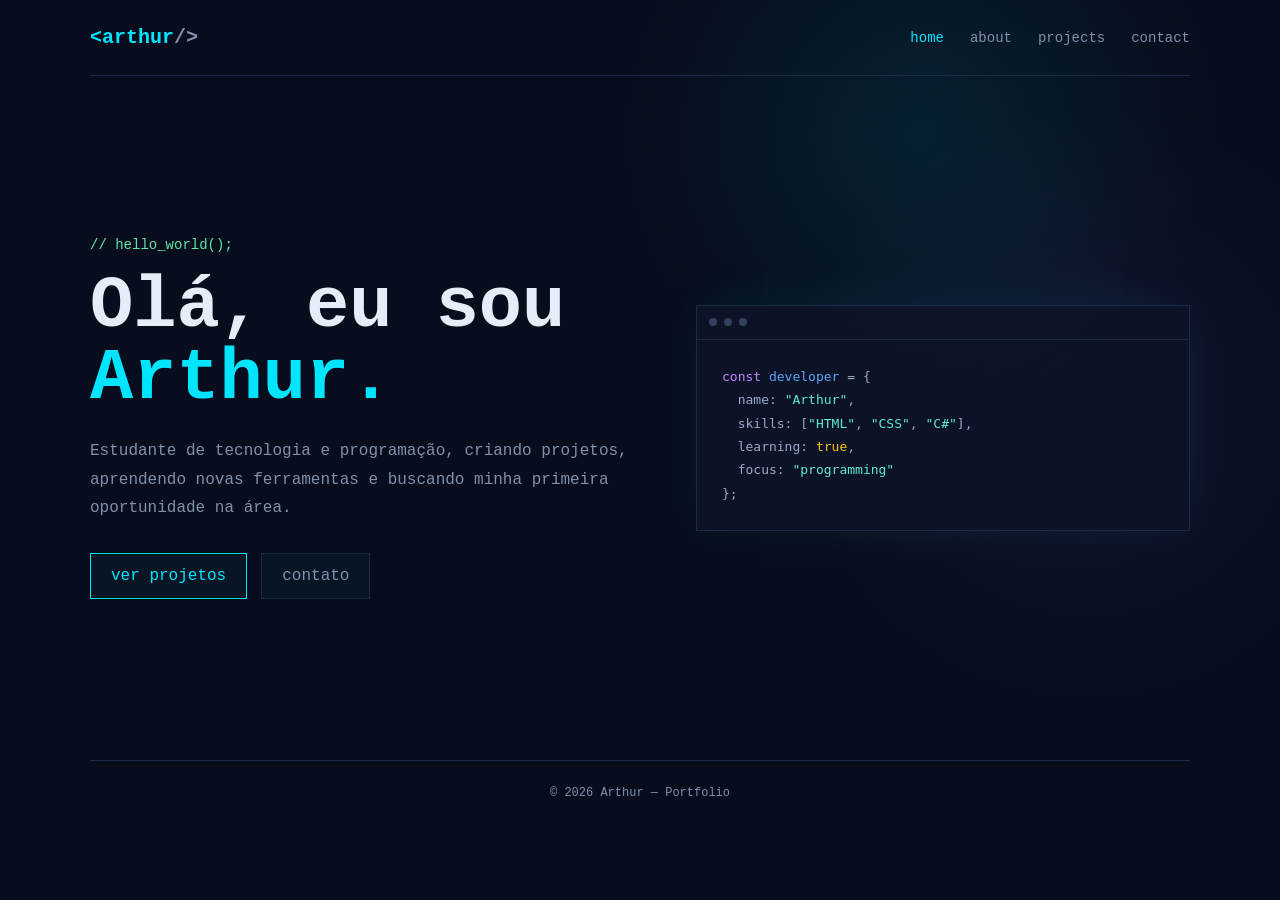
<file: index.html>
<!DOCTYPE html>
<html lang="pt-BR">
<head>
    <meta charset="UTF-8">
    <meta name="viewport" content="width=device-width, initial-scale=1.0">
    <title>Arthur | Home</title>
    <link rel="stylesheet" href="style.css">
</head>
<body>
    <div class="site">
        <nav class="navbar">
            <a class="logo" href="index.html">&lt;arthur<span>/&gt;</span></a>
            <ul class="nav-links">
                <li><a class="active" href="index.html">home</a></li>
<li><a class="" href="about.html">about</a></li>
<li><a class="" href="projects.html">projects</a></li>
<li><a class="" href="contact.html">contact</a></li>
            </ul>
        </nav>
        
<main class="page hero">
    <section>
        <div class="eyebrow">// hello_world();</div>
        <h1>Olá, eu sou <span>Arthur.</span></h1>
        <p>
            Estudante de tecnologia e programação, criando projetos,
            aprendendo novas ferramentas e buscando minha primeira
            oportunidade na área.
        </p>
        <div class="buttons">
            <a class="btn" href="projects.html">ver projetos</a>
            <a class="btn secondary" href="contact.html">contato</a>
        </div>
    </section>

    <section class="code-window">
        <div class="code-header">
            <i class="dot"></i><i class="dot"></i><i class="dot"></i>
        </div>
        <pre class="code"><span class="keyword">const</span> <span class="variable">developer</span> = {
  name: <span class="string">"Arthur"</span>,
  skills: [<span class="string">"HTML"</span>, <span class="string">"CSS"</span>, <span class="string">"C#"</span>],
  learning: <span class="number">true</span>,
  focus: <span class="string">"programming"</span>
};</pre>
    </section>
</main>

        <footer class="footer">
            © 2026 Arthur — Portfolio
        </footer>
    </div>
</body>
</html>
</file>
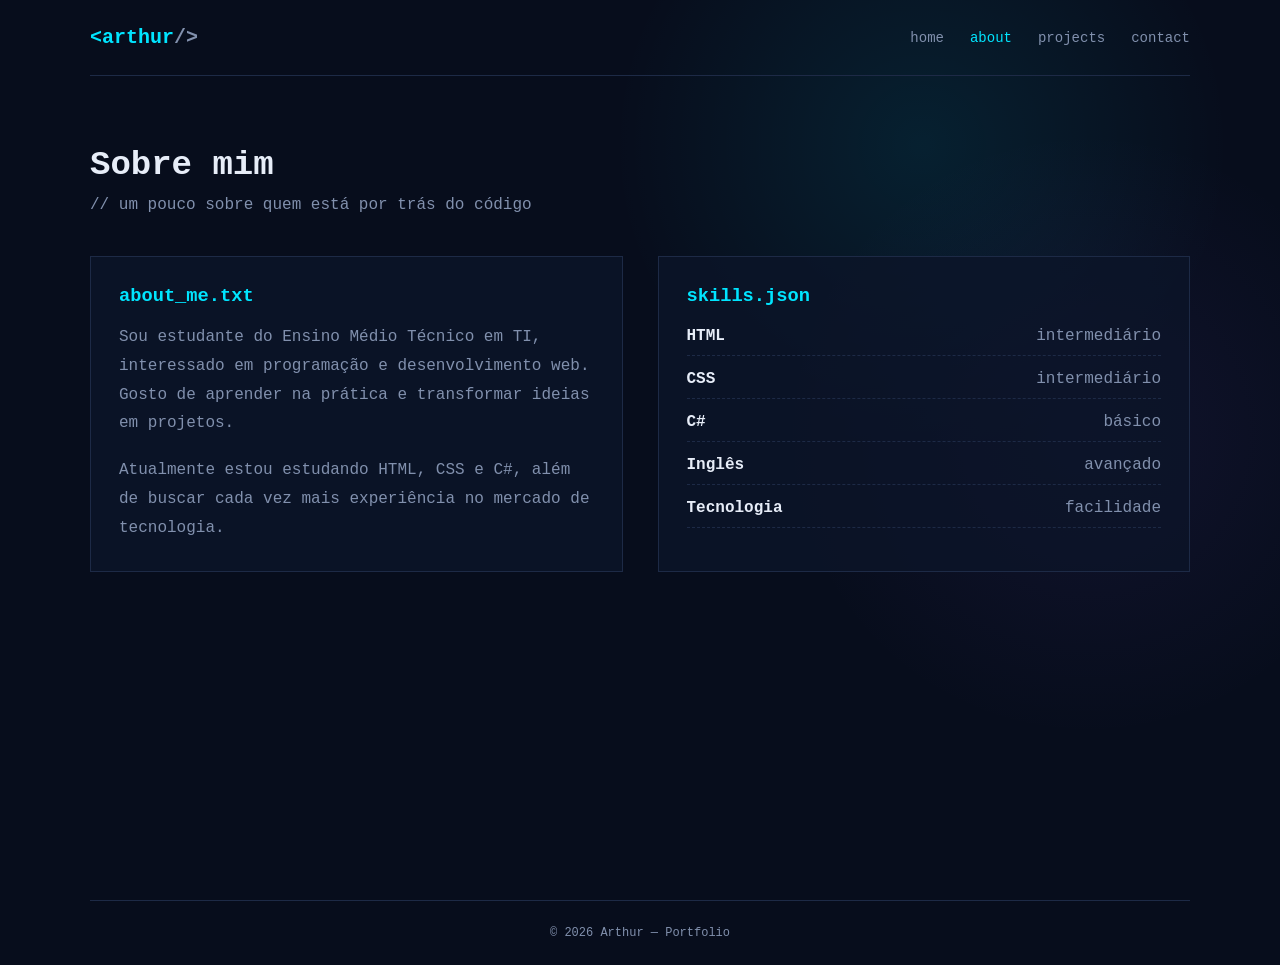
<file: about.html>
<!DOCTYPE html>
<html lang="pt-BR">
<head>
    <meta charset="UTF-8">
    <meta name="viewport" content="width=device-width, initial-scale=1.0">
    <title>Arthur | About</title>
    <link rel="stylesheet" href="style.css">
</head>
<body>
    <div class="site">
        <nav class="navbar">
            <a class="logo" href="index.html">&lt;arthur<span>/&gt;</span></a>
            <ul class="nav-links">
                <li><a class="" href="index.html">home</a></li>
<li><a class="active" href="about.html">about</a></li>
<li><a class="" href="projects.html">projects</a></li>
<li><a class="" href="contact.html">contact</a></li>
            </ul>
        </nav>
        
<main class="page">
    <h1 class="section-title">Sobre mim</h1>
    <p class="section-subtitle">// um pouco sobre quem está por trás do código</p>

    <div class="about-grid">
        <article class="info-card">
            <h3>about_me.txt</h3>
            <p class="about-text">
                Sou estudante do Ensino Médio Técnico em TI, interessado
                em programação e desenvolvimento web. Gosto de aprender
                na prática e transformar ideias em projetos.
            </p>
            <p class="about-text" style="margin-top:18px;">
                Atualmente estou estudando HTML, CSS e C#, além de buscar
                cada vez mais experiência no mercado de tecnologia.
            </p>
        </article>

        <article class="info-card">
            <h3>skills.json</h3>
            <div class="skills">
                <div class="skill"><b>HTML</b><span>intermediário</span></div>
                <div class="skill"><b>CSS</b><span>intermediário</span></div>
                <div class="skill"><b>C#</b><span>básico</span></div>
                <div class="skill"><b>Inglês</b><span>avançado</span></div>
                <div class="skill"><b>Tecnologia</b><span>facilidade</span></div>
            </div>
        </article>
    </div>
</main>

        <footer class="footer">
            © 2026 Arthur — Portfolio
        </footer>
    </div>
</body>
</html>
</file>
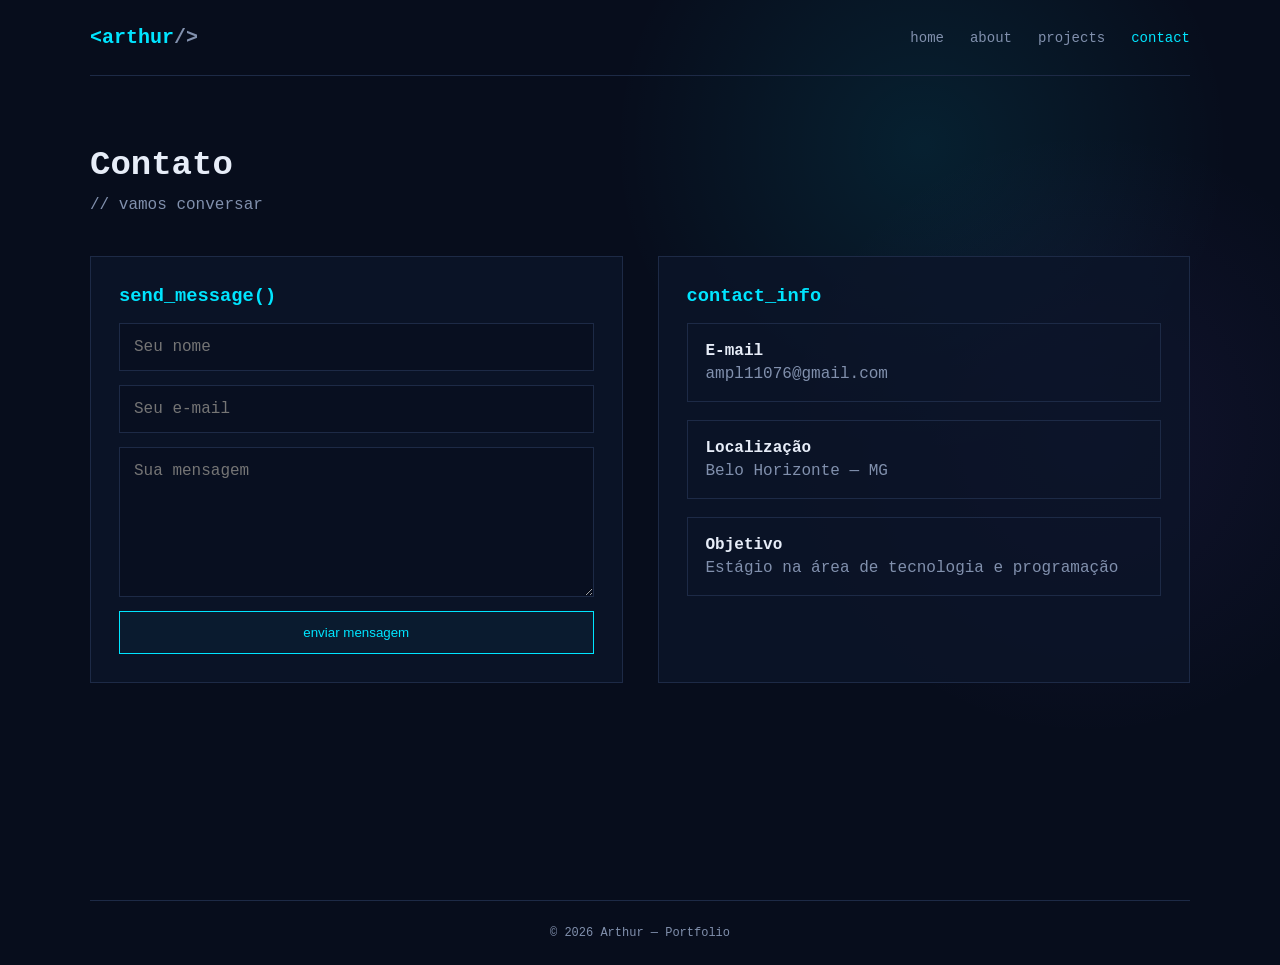
<file: contact.html>
<!DOCTYPE html>
<html lang="pt-BR">
<head>
    <meta charset="UTF-8">
    <meta name="viewport" content="width=device-width, initial-scale=1.0">
    <title>Arthur | Contact</title>
    <link rel="stylesheet" href="style.css">
</head>
<body>
    <div class="site">
        <nav class="navbar">
            <a class="logo" href="index.html">&lt;arthur<span>/&gt;</span></a>
            <ul class="nav-links">
                <li><a class="" href="index.html">home</a></li>
<li><a class="" href="about.html">about</a></li>
<li><a class="" href="projects.html">projects</a></li>
<li><a class="active" href="contact.html">contact</a></li>
            </ul>
        </nav>
        
<main class="page">
    <h1 class="section-title">Contato</h1>
    <p class="section-subtitle">// vamos conversar</p>

    <div class="contact-grid">
        <section class="contact-card">
            <h3>send_message()</h3>
            <form action="#" method="post">
                <input type="text" name="name" placeholder="Seu nome" required>
                <input type="email" name="email" placeholder="Seu e-mail" required>
                <textarea name="message" placeholder="Sua mensagem" required></textarea>
                <button class="btn" type="submit">enviar mensagem</button>
            </form>
        </section>

        <section class="contact-card">
            <h3>contact_info</h3>
            <div class="contact-links">
                <div class="contact-link">
                    <strong>E-mail</strong>
                    ampl11076@gmail.com
                </div>
                <div class="contact-link">
                    <strong>Localização</strong>
                    Belo Horizonte — MG
                </div>
                <div class="contact-link">
                    <strong>Objetivo</strong>
                    Estágio na área de tecnologia e programação
                </div>
            </div>
        </section>
    </div>
</main>

        <footer class="footer">
            © 2026 Arthur — Portfolio
        </footer>
    </div>
</body>
</html>
</file>
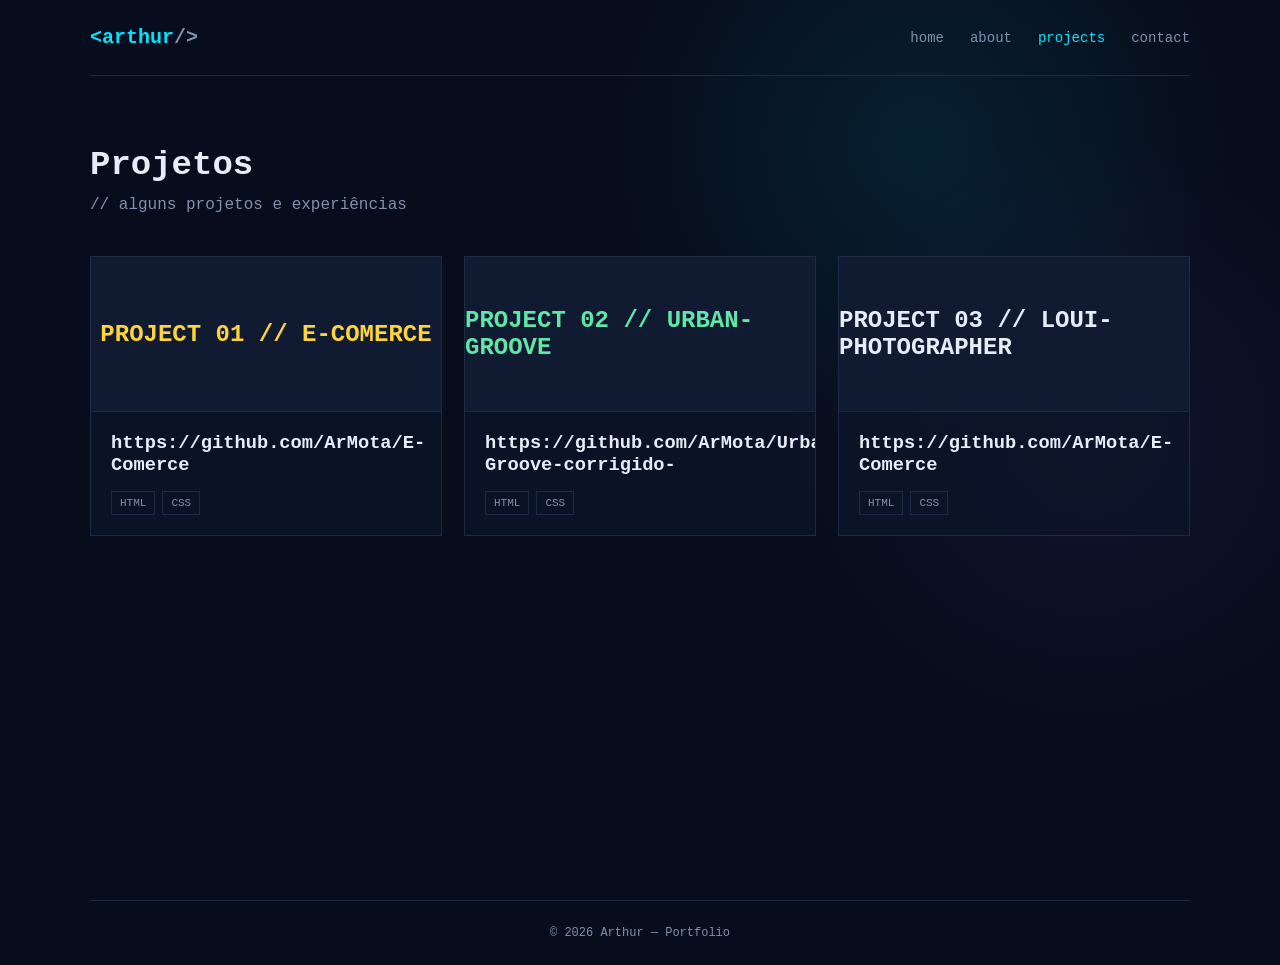
<file: projects.html>
<!DOCTYPE html>
<html lang="pt-BR">
<head>
    <meta charset="UTF-8">
    <meta name="viewport" content="width=device-width, initial-scale=1.0">
    <title>Arthur | Projects</title>
    <link rel="stylesheet" href="style.css">
</head>
<body>
    <div class="site">
        <nav class="navbar">
            <a class="logo" href="index.html">&lt;arthur<span>/&gt;</span></a>
            <ul class="nav-links">
                <li><a class="" href="index.html">home</a></li>
<li><a class="" href="about.html">about</a></li>
<li><a class="active" href="projects.html">projects</a></li>
<li><a class="" href="contact.html">contact</a></li>
            </ul>
        </nav>
        
<main class="page">
    <h1 class="section-title">Projetos</h1>
    <p class="section-subtitle">// alguns projetos e experiências</p>

    <div class="projects-grid">
        <article class="project-card">
            <div class="project-image yellow">PROJECT 01 // E-COMERCE</div>
            <div class="project-content">
                <h3>https://github.com/ArMota/E-Comerce</h3>
                <p></p>
                <div class="tags"><span class="tag">HTML</span><span class="tag">CSS</span></div>
            </div>
        </article>

        <article class="project-card">
            <div class="project-image green">PROJECT 02 // URBAN-GROOVE</div>
            <div class="project-content">
                <h3>https://github.com/ArMota/Urban-Groove-corrigido-</h3>
                <p></p>
                <div class="tags"><span class="tag">HTML</span><span class="tag">CSS</span></div>
            </div>
        </article>

        <article class="project-card">
            <div class="project-image white">PROJECT 03 // LOUI-PHOTOGRAPHER</div>
            <div class="project-content">
                <h3>https://github.com/ArMota/E-Comerce</h3>
                <p></p>
                <div class="tags"><span class="tag">HTML</span><span class="tag">CSS</span></div>
            </div>
        </article>
    </div>
</main>

        <footer class="footer">
            © 2026 Arthur — Portfolio
        </footer>
    </div>
</body>
</html>
</file>
<file: style.css>
* {
    margin: 0;
    padding: 0;
    box-sizing: border-box;
}

:root {
    --bg: #070d1c;
    --panel: #0c1428;
    --panel-2: #101a31;
    --border: #1d2a46;
    --text: #e7edf8;
    --muted: #8190ad;
    --cyan: #00e5ff;
    --purple: #8b5cf6;
    --green: #62e6a7;
}

html {
    scroll-behavior: smooth;
}

body {
    min-height: 100vh;
    font-family: "Courier New", Courier, monospace;
    color: var(--text);
    background:
        radial-gradient(circle at 72% 15%, rgba(0, 229, 255, .09), transparent 25%),
        radial-gradient(circle at 85% 45%, rgba(139, 92, 246, .08), transparent 25%),
        var(--bg);
}

a {
    color: inherit;
    text-decoration: none;
}

.site {
    width: min(1100px, 92%);
    margin: 0 auto;
}

.navbar {
    height: 76px;
    display: flex;
    align-items: center;
    justify-content: space-between;
    border-bottom: 1px solid var(--border);
}

.logo {
    font-size: 20px;
    font-weight: 700;
    color: var(--cyan);
}

.logo span {
    color: var(--muted);
}

.nav-links {
    display: flex;
    gap: 26px;
    list-style: none;
    color: var(--muted);
    font-size: 14px;
}

.nav-links a {
    transition: .25s;
}

.nav-links a:hover,
.nav-links .active {
    color: var(--cyan);
}

.page {
    min-height: calc(100vh - 76px);
    padding: 70px 0;
}

.hero {
    min-height: calc(100vh - 216px);
    display: grid;
    grid-template-columns: 1.05fr .95fr;
    align-items: center;
    gap: 60px;
}

.eyebrow {
    color: var(--green);
    font-size: 14px;
    margin-bottom: 18px;
}

.hero h1 {
    font-size: clamp(40px, 6vw, 72px);
    line-height: 1;
    margin-bottom: 22px;
}

.hero h1 span {
    color: var(--cyan);
}

.hero p,
.about-text {
    color: var(--muted);
    line-height: 1.8;
    max-width: 620px;
}

.buttons {
    display: flex;
    gap: 14px;
    margin-top: 30px;
}

.btn {
    display: inline-block;
    padding: 13px 20px;
    border: 1px solid var(--cyan);
    color: var(--cyan);
    background: rgba(0, 229, 255, .04);
    transition: .25s;
}

.btn:hover {
    transform: translateY(-3px);
    background: rgba(0, 229, 255, .1);
    box-shadow: 0 0 25px rgba(0, 229, 255, .15);
}

.btn.secondary {
    border-color: var(--border);
    color: var(--muted);
}

.code-window {
    position: relative;
    border: 1px solid var(--border);
    background: rgba(12, 20, 40, .92);
    box-shadow: 0 0 45px rgba(0, 229, 255, .07);
}

.code-header {
    height: 34px;
    border-bottom: 1px solid var(--border);
    display: flex;
    align-items: center;
    gap: 7px;
    padding: 0 12px;
}

.dot {
    width: 8px;
    height: 8px;
    border-radius: 50%;
    background: #33415f;
}

.code {
    padding: 25px;
    color: #9aa9c7;
    line-height: 1.8;
    font-size: 13px;
    overflow: auto;
}

.keyword { color: #c084fc; }
.string { color: #5eead4; }
.variable { color: #60a5fa; }
.comment { color: #53627f; }
.number { color: #fbbf24; }

.section-title {
    font-size: 34px;
    margin-bottom: 12px;
}

.section-subtitle {
    color: var(--muted);
    margin-bottom: 42px;
}

.about-grid {
    display: grid;
    grid-template-columns: 1fr 1fr;
    gap: 35px;
}

.info-card,
.project-card,
.contact-card {
    background: rgba(12, 20, 40, .8);
    border: 1px solid var(--border);
    padding: 28px;
}

.info-card h3,
.contact-card h3 {
    color: var(--cyan);
    margin-bottom: 16px;
}

.skills {
    display: grid;
    gap: 14px;
    margin-top: 20px;
}

.skill {
    display: flex;
    justify-content: space-between;
    padding-bottom: 10px;
    border-bottom: 1px dashed var(--border);
    color: var(--muted);
}

.skill b {
    color: var(--text);
}

.projects-grid {
    display: grid;
    grid-template-columns: repeat(3, 1fr);
    gap: 22px;
}

.project-card {
    padding: 0;
    overflow: hidden;
    transition: .25s;
}

.project-card:hover {
    transform: translateY(-5px);
    border-color: #315075;
}

.project-image {
    height: 155px;
    display: flex;
    align-items: center;
    justify-content: center;
    background: var(--panel-2);
    border-bottom: 1px solid var(--border);
    font-size: 24px;
    font-weight: bold;
}

.project-image.yellow { color: #ffd43b; }
.project-image.green { color: #62e6a7; }
.project-image.white { color: #e7edf8; }

.project-content {
    padding: 20px;
}

.project-content h3 {
    margin-bottom: 9px;
}

.project-content p {
    color: var(--muted);
    line-height: 1.6;
    font-size: 13px;
}

.tags {
    display: flex;
    flex-wrap: wrap;
    gap: 7px;
    margin-top: 15px;
}

.tag {
    padding: 5px 8px;
    border: 1px solid var(--border);
    color: var(--muted);
    font-size: 11px;
}

.contact-grid {
    display: grid;
    grid-template-columns: 1fr 1fr;
    gap: 35px;
}

form {
    display: grid;
    gap: 14px;
}

input,
textarea {
    width: 100%;
    padding: 14px;
    border: 1px solid var(--border);
    outline: none;
    background: #080f20;
    color: var(--text);
    font: inherit;
}

input:focus,
textarea:focus {
    border-color: var(--cyan);
}

textarea {
    min-height: 150px;
    resize: vertical;
}

.contact-links {
    display: grid;
    gap: 18px;
}

.contact-link {
    padding: 18px;
    border: 1px solid var(--border);
    color: var(--muted);
}

.contact-link strong {
    display: block;
    color: var(--text);
    margin-bottom: 5px;
}

.error-page {
    min-height: calc(100vh - 76px);
    display: grid;
    place-items: center;
    text-align: center;
}

.error-page h1 {
    font-size: clamp(90px, 16vw, 180px);
    color: var(--cyan);
    text-shadow: 0 0 35px rgba(0, 229, 255, .18);
}

.error-page p {
    color: var(--muted);
    margin: 10px 0 28px;
}

.footer {
    border-top: 1px solid var(--border);
    padding: 25px 0;
    color: var(--muted);
    font-size: 12px;
    text-align: center;
}

@media (max-width: 800px) {
    .navbar {
        height: auto;
        padding: 20px 0;
        align-items: flex-start;
        gap: 20px;
    }

    .nav-links {
        flex-wrap: wrap;
        justify-content: flex-end;
        gap: 12px 18px;
    }

    .hero,
    .about-grid,
    .contact-grid {
        grid-template-columns: 1fr;
    }

    .hero {
        padding-top: 25px;
    }

    .projects-grid {
        grid-template-columns: 1fr;
    }

    .page {
        padding: 45px 0;
    }
}
</file>
